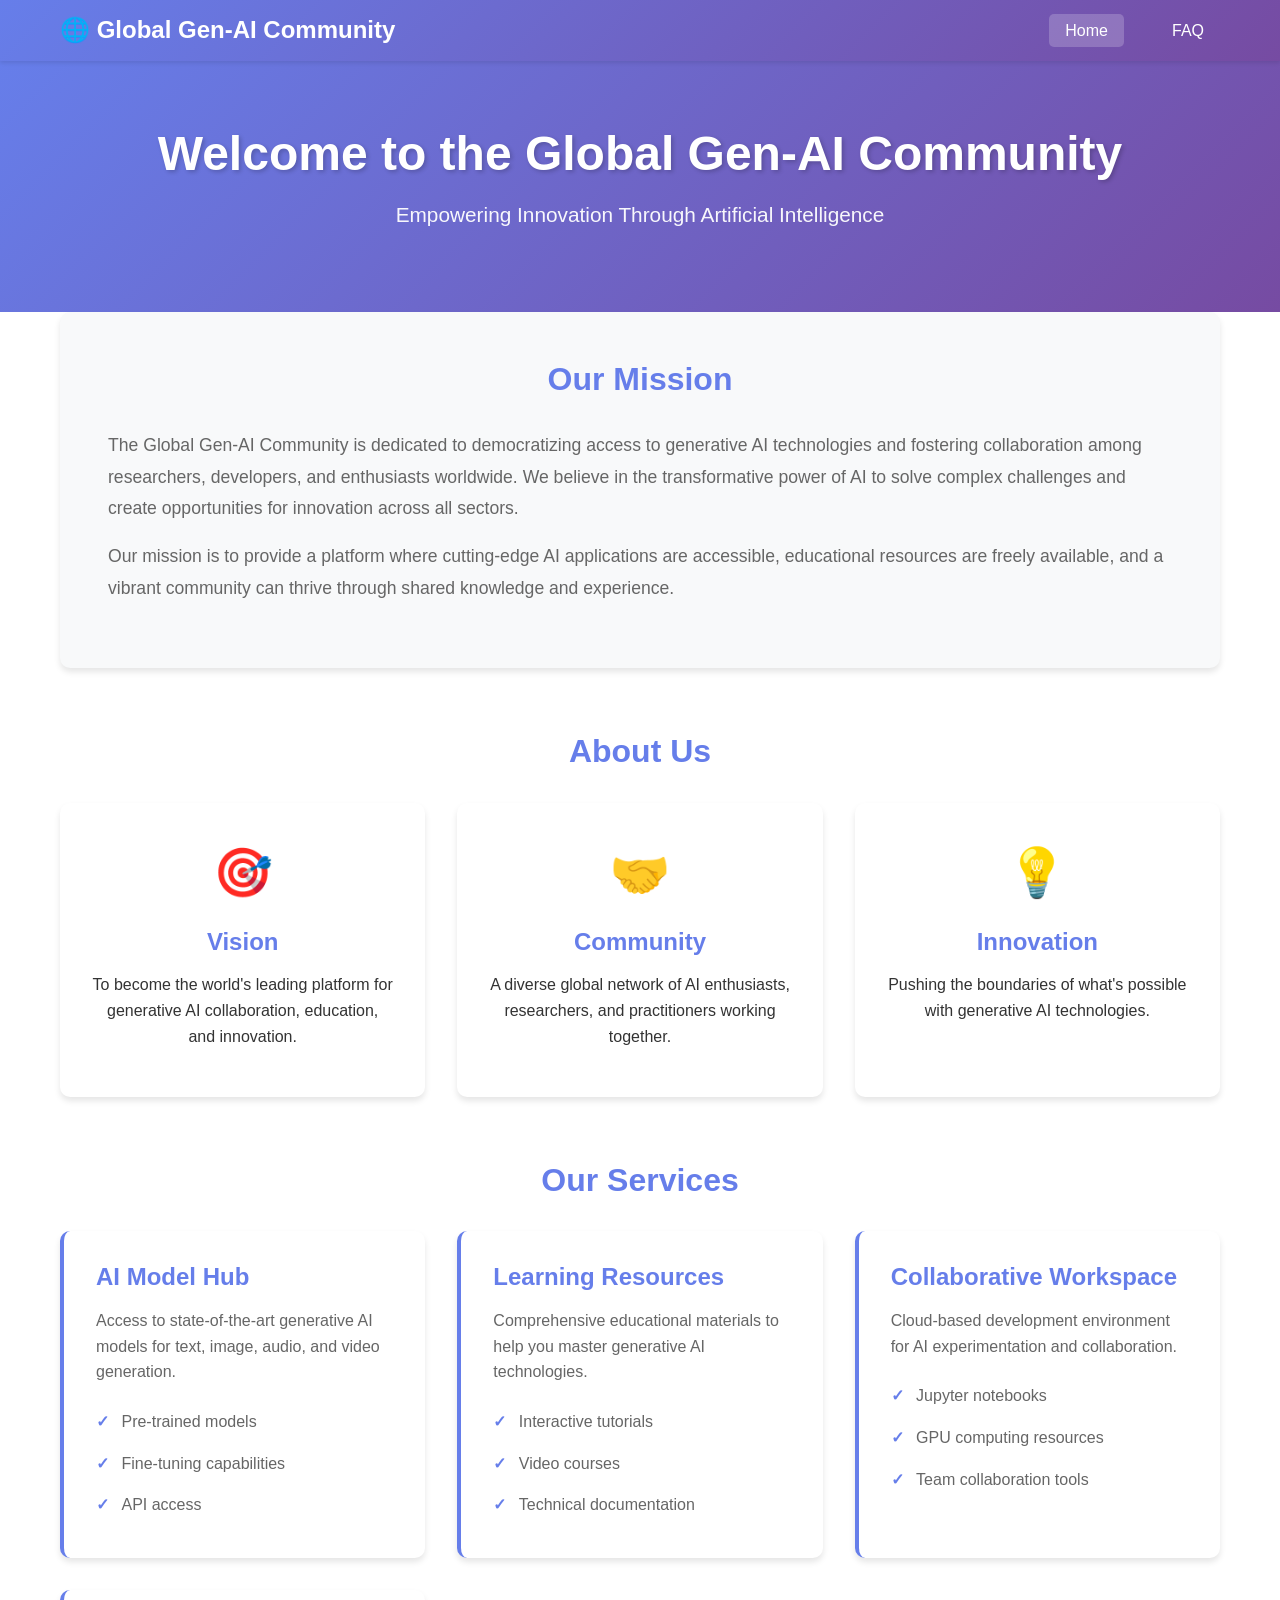
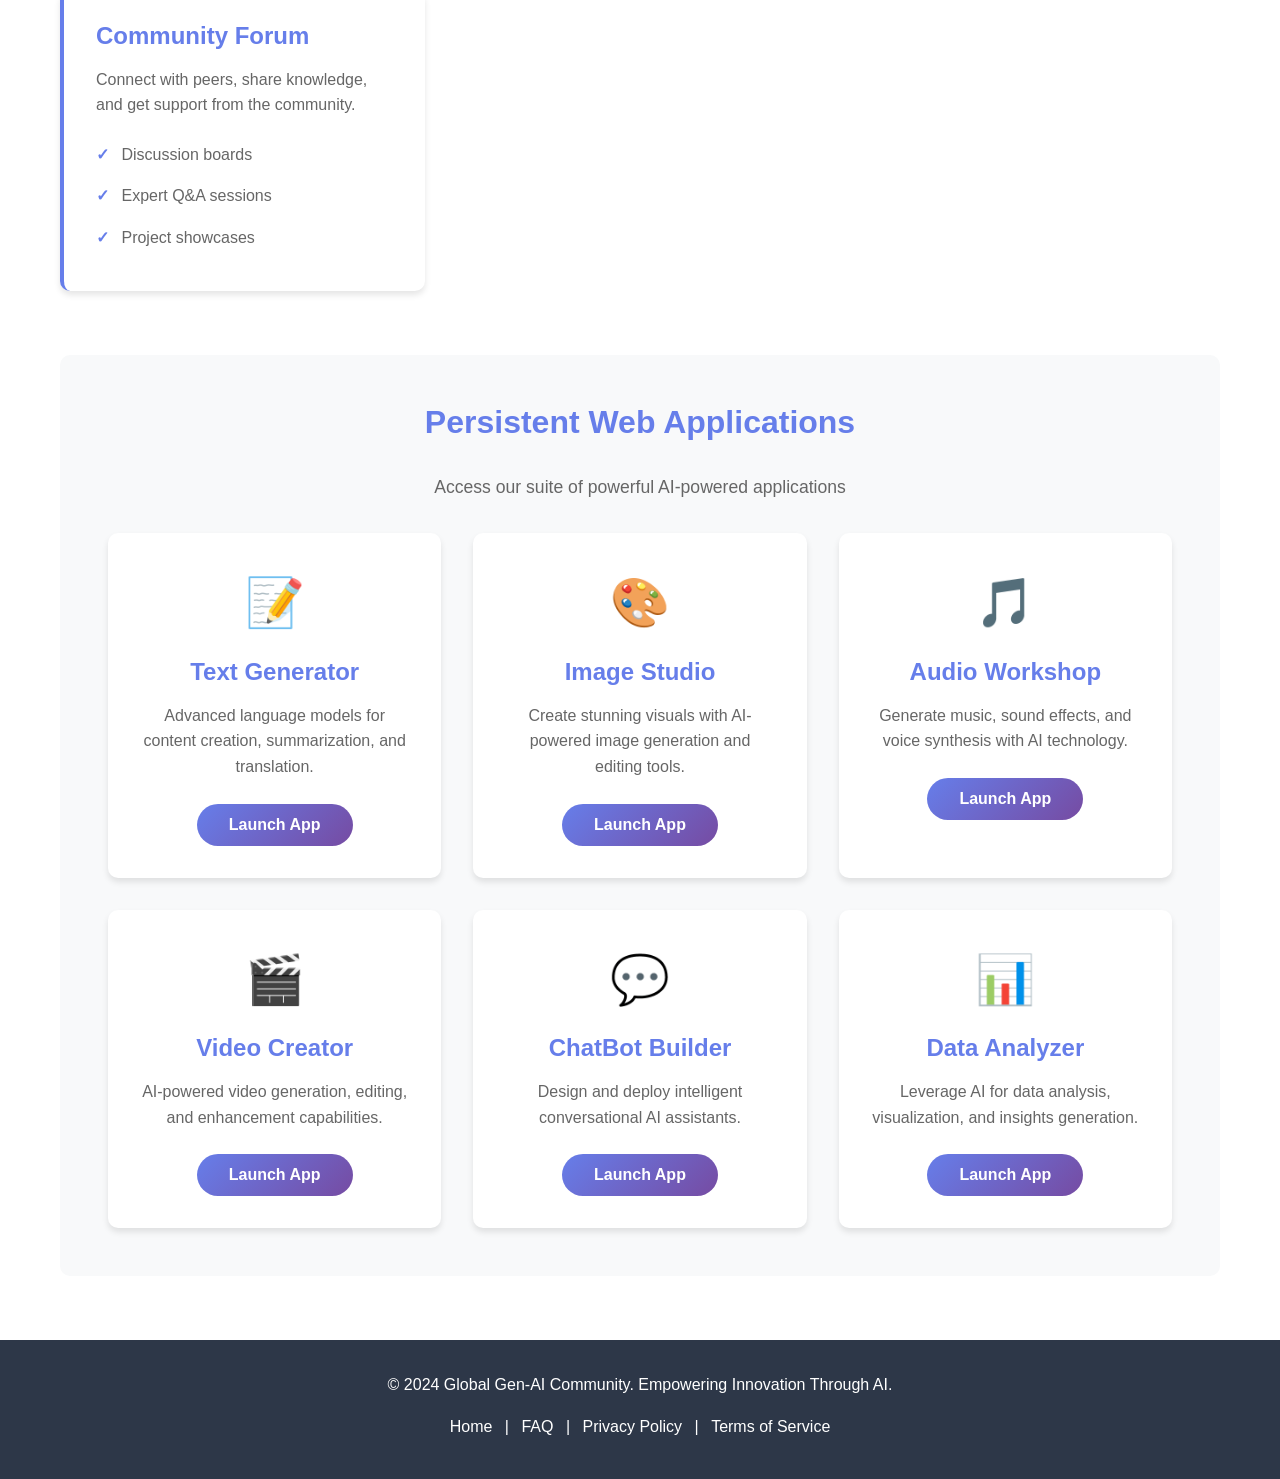
<file: index.html>
<!DOCTYPE html>
<html lang="en">
<head>
    <meta charset="UTF-8">
    <meta name="viewport" content="width=device-width, initial-scale=1.0">
    <title>Global Gen-AI Community</title>
    <link rel="stylesheet" href="styles.css">
</head>
<body>
    <nav class="navbar">
        <div class="container">
            <div class="nav-brand">
                <h1>🌐 Global Gen-AI Community</h1>
            </div>
            <ul class="nav-links">
                <li><a href="index.html" class="active">Home</a></li>
                <li><a href="faq.html">FAQ</a></li>
            </ul>
        </div>
    </nav>

    <header class="hero">
        <div class="container">
            <h1 class="hero-title">Welcome to the Global Gen-AI Community</h1>
            <p class="hero-subtitle">Empowering Innovation Through Artificial Intelligence</p>
        </div>
    </header>

    <main class="container">
        <section class="mission-section">
            <h2>Our Mission</h2>
            <p>The Global Gen-AI Community is dedicated to democratizing access to generative AI technologies and fostering collaboration among researchers, developers, and enthusiasts worldwide. We believe in the transformative power of AI to solve complex challenges and create opportunities for innovation across all sectors.</p>
            <p>Our mission is to provide a platform where cutting-edge AI applications are accessible, educational resources are freely available, and a vibrant community can thrive through shared knowledge and experience.</p>
        </section>

        <section class="about-section">
            <h2>About Us</h2>
            <div class="about-grid">
                <div class="about-card">
                    <div class="icon">🎯</div>
                    <h3>Vision</h3>
                    <p>To become the world's leading platform for generative AI collaboration, education, and innovation.</p>
                </div>
                <div class="about-card">
                    <div class="icon">🤝</div>
                    <h3>Community</h3>
                    <p>A diverse global network of AI enthusiasts, researchers, and practitioners working together.</p>
                </div>
                <div class="about-card">
                    <div class="icon">💡</div>
                    <h3>Innovation</h3>
                    <p>Pushing the boundaries of what's possible with generative AI technologies.</p>
                </div>
            </div>
        </section>

        <section class="services-section">
            <h2>Our Services</h2>
            <div class="services-grid">
                <div class="service-card">
                    <h3>AI Model Hub</h3>
                    <p>Access to state-of-the-art generative AI models for text, image, audio, and video generation.</p>
                    <ul>
                        <li>Pre-trained models</li>
                        <li>Fine-tuning capabilities</li>
                        <li>API access</li>
                    </ul>
                </div>
                <div class="service-card">
                    <h3>Learning Resources</h3>
                    <p>Comprehensive educational materials to help you master generative AI technologies.</p>
                    <ul>
                        <li>Interactive tutorials</li>
                        <li>Video courses</li>
                        <li>Technical documentation</li>
                    </ul>
                </div>
                <div class="service-card">
                    <h3>Collaborative Workspace</h3>
                    <p>Cloud-based development environment for AI experimentation and collaboration.</p>
                    <ul>
                        <li>Jupyter notebooks</li>
                        <li>GPU computing resources</li>
                        <li>Team collaboration tools</li>
                    </ul>
                </div>
                <div class="service-card">
                    <h3>Community Forum</h3>
                    <p>Connect with peers, share knowledge, and get support from the community.</p>
                    <ul>
                        <li>Discussion boards</li>
                        <li>Expert Q&A sessions</li>
                        <li>Project showcases</li>
                    </ul>
                </div>
            </div>
        </section>

        <section class="applications-section">
            <h2>Persistent Web Applications</h2>
            <p class="section-subtitle">Access our suite of powerful AI-powered applications</p>
            <div class="app-grid">
                <div class="app-card">
                    <div class="app-icon">📝</div>
                    <h3>Text Generator</h3>
                    <p>Advanced language models for content creation, summarization, and translation.</p>
                    <button class="btn-launch">Launch App</button>
                </div>
                <div class="app-card">
                    <div class="app-icon">🎨</div>
                    <h3>Image Studio</h3>
                    <p>Create stunning visuals with AI-powered image generation and editing tools.</p>
                    <button class="btn-launch">Launch App</button>
                </div>
                <div class="app-card">
                    <div class="app-icon">🎵</div>
                    <h3>Audio Workshop</h3>
                    <p>Generate music, sound effects, and voice synthesis with AI technology.</p>
                    <button class="btn-launch">Launch App</button>
                </div>
                <div class="app-card">
                    <div class="app-icon">🎬</div>
                    <h3>Video Creator</h3>
                    <p>AI-powered video generation, editing, and enhancement capabilities.</p>
                    <button class="btn-launch">Launch App</button>
                </div>
                <div class="app-card">
                    <div class="app-icon">💬</div>
                    <h3>ChatBot Builder</h3>
                    <p>Design and deploy intelligent conversational AI assistants.</p>
                    <button class="btn-launch">Launch App</button>
                </div>
                <div class="app-card">
                    <div class="app-icon">📊</div>
                    <h3>Data Analyzer</h3>
                    <p>Leverage AI for data analysis, visualization, and insights generation.</p>
                    <button class="btn-launch">Launch App</button>
                </div>
            </div>
        </section>
    </main>

    <footer class="footer">
        <div class="container">
            <p>&copy; 2024 Global Gen-AI Community. Empowering Innovation Through AI.</p>
            <p class="footer-links">
                <a href="index.html">Home</a> | 
                <a href="faq.html">FAQ</a> | 
                <a href="#">Privacy Policy</a> | 
                <a href="#">Terms of Service</a>
            </p>
        </div>
    </footer>
</body>
</html>
</file>
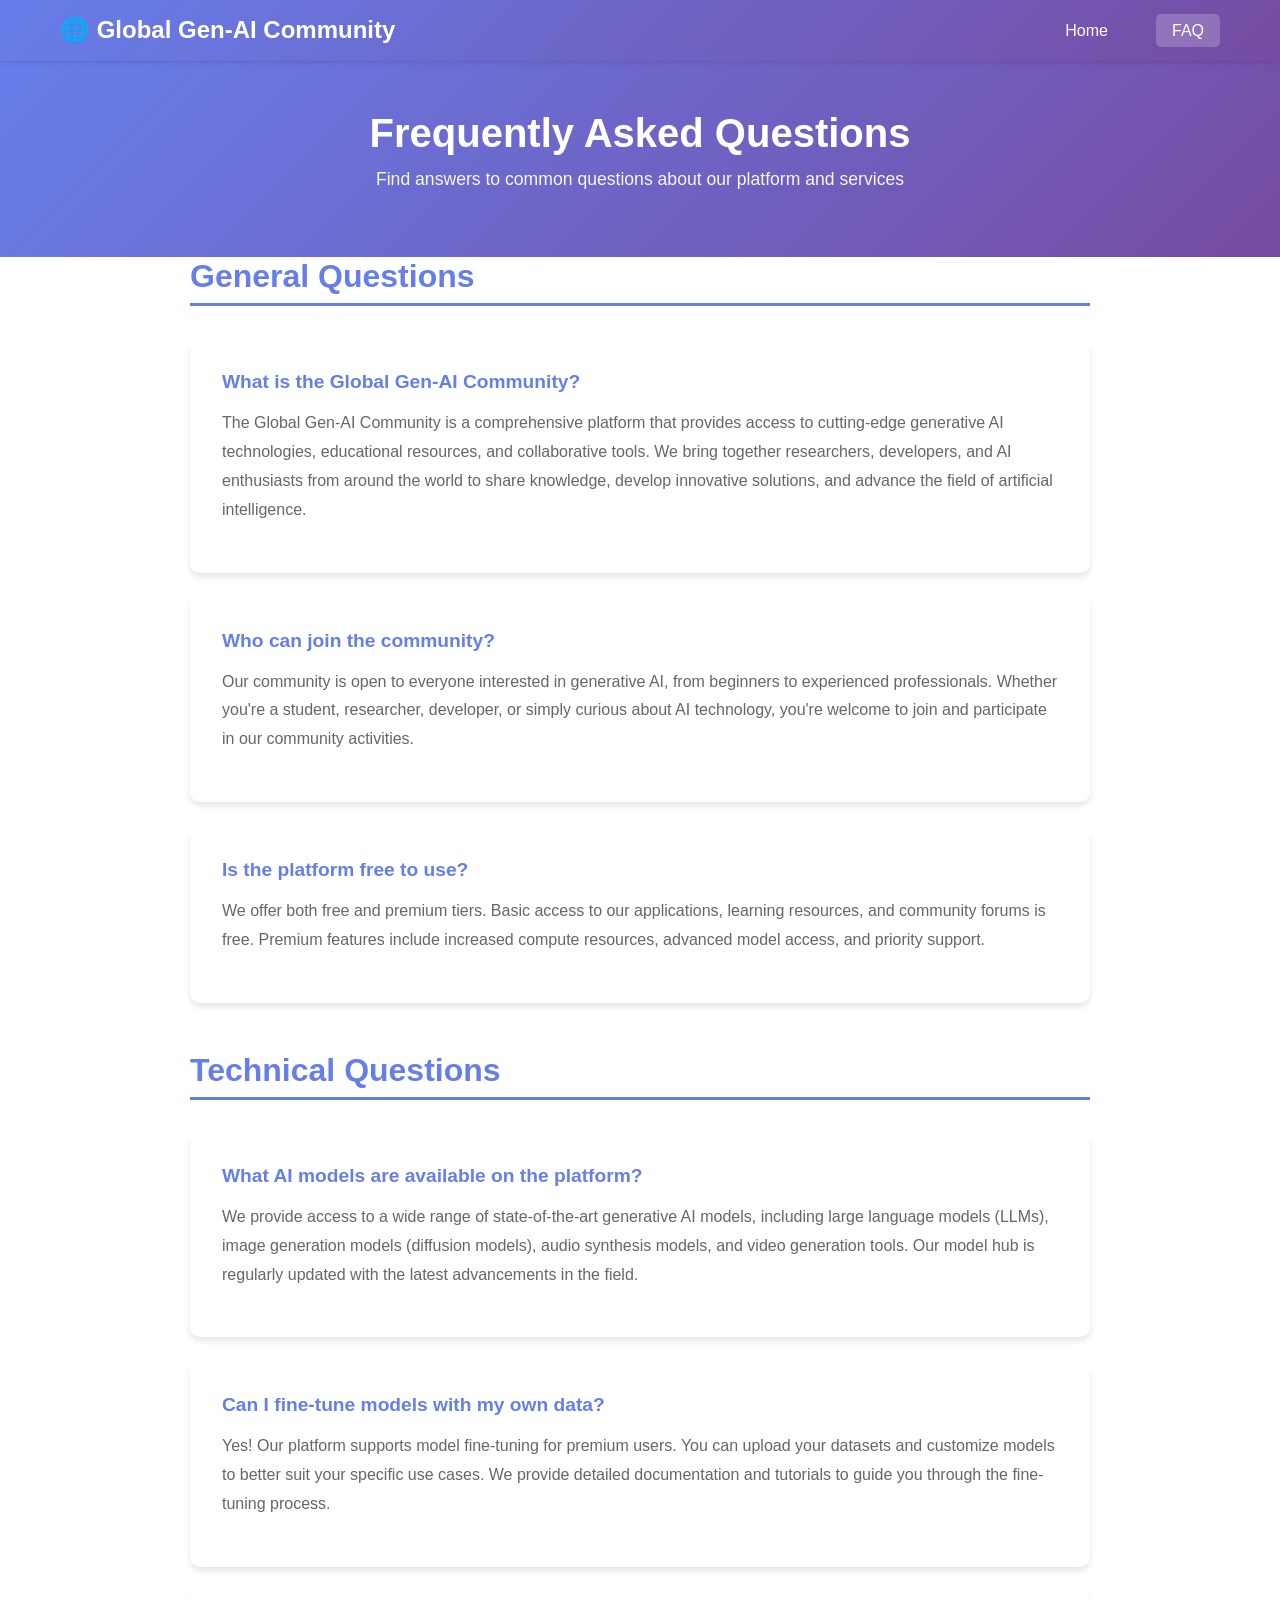
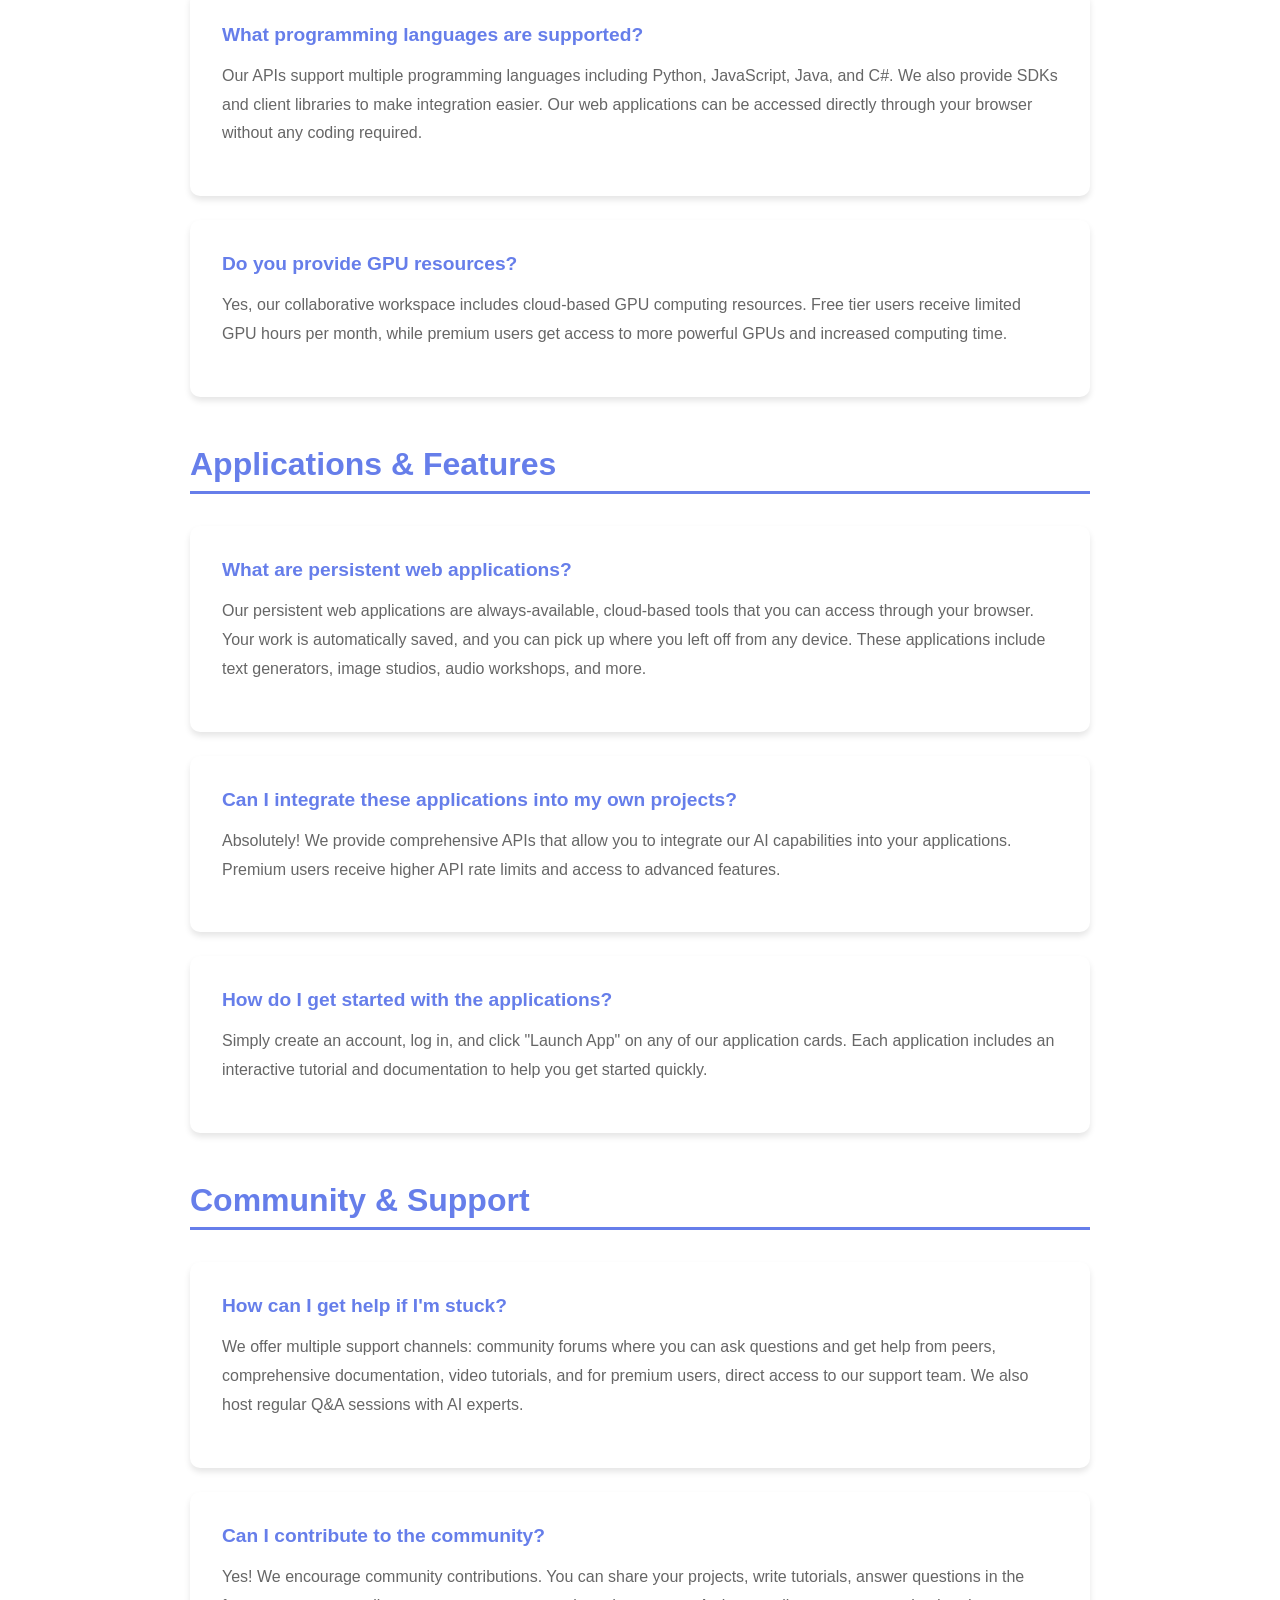
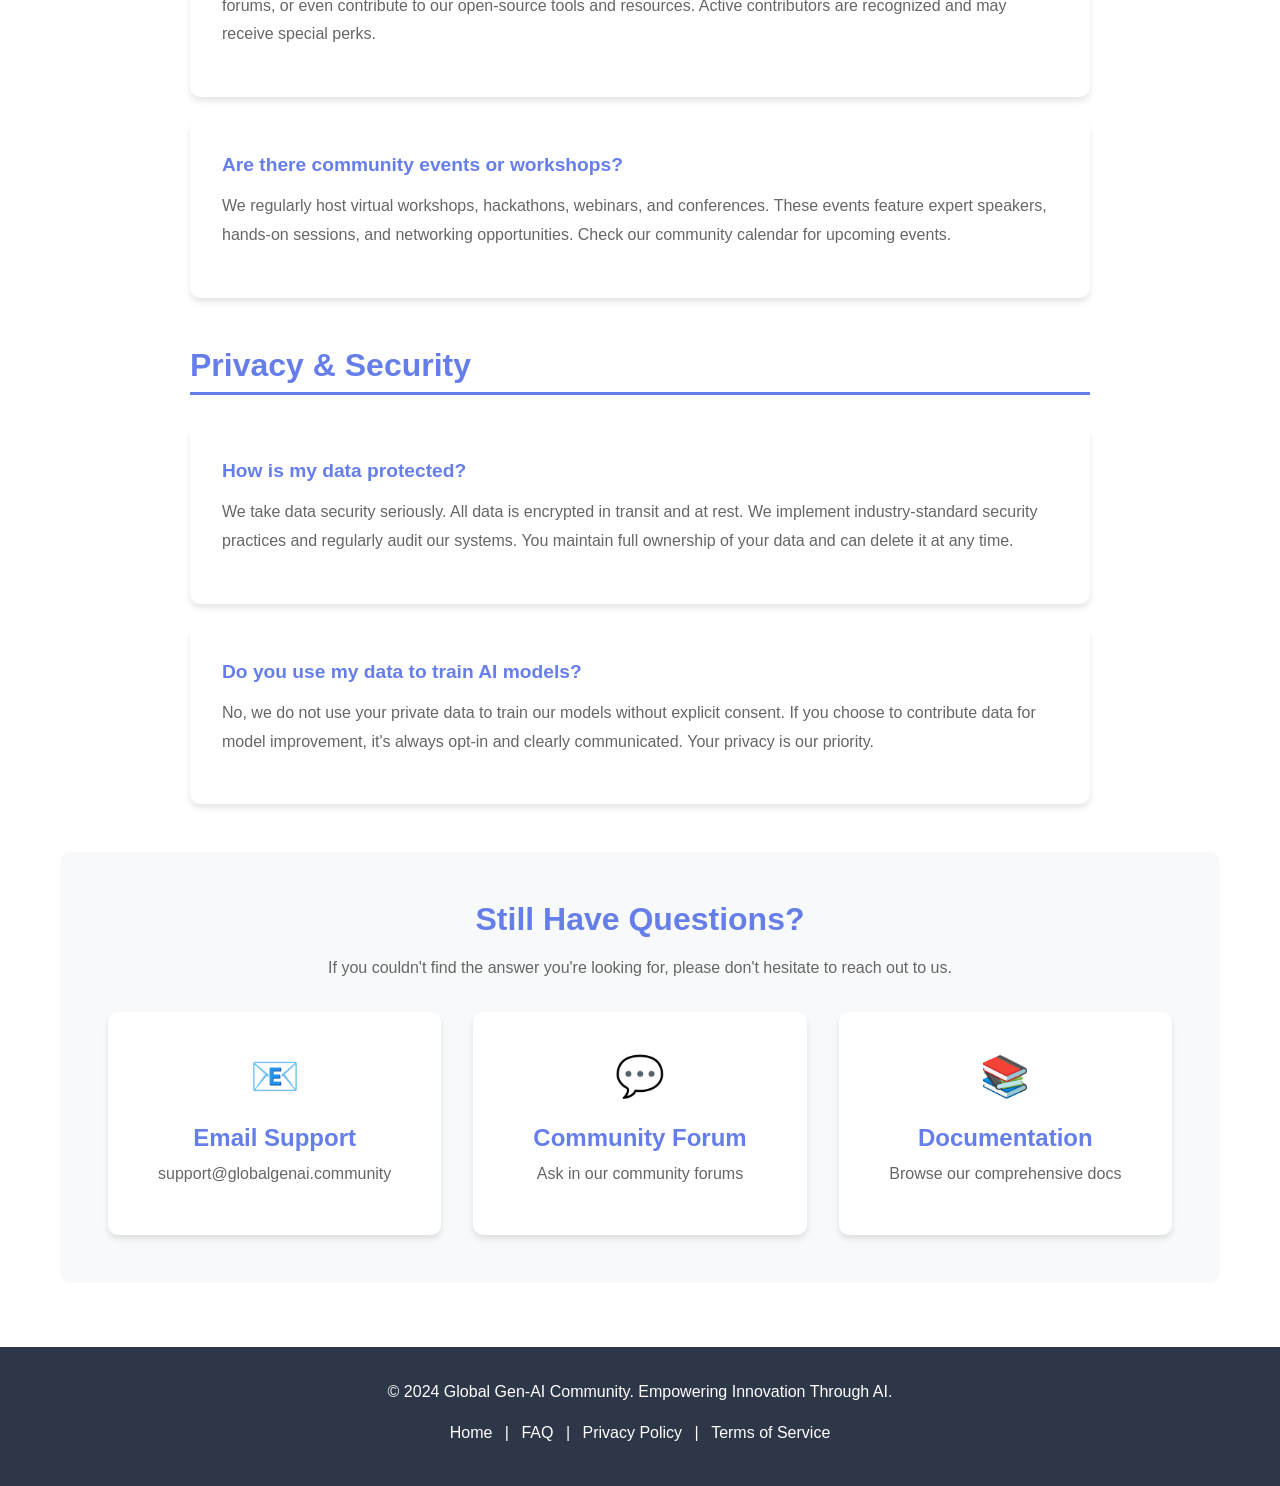
<file: faq.html>
<!DOCTYPE html>
<html lang="en">
<head>
    <meta charset="UTF-8">
    <meta name="viewport" content="width=device-width, initial-scale=1.0">
    <title>FAQ - Global Gen-AI Community</title>
    <link rel="stylesheet" href="styles.css">
</head>
<body>
    <nav class="navbar">
        <div class="container">
            <div class="nav-brand">
                <h1>🌐 Global Gen-AI Community</h1>
            </div>
            <ul class="nav-links">
                <li><a href="index.html">Home</a></li>
                <li><a href="faq.html" class="active">FAQ</a></li>
            </ul>
        </div>
    </nav>

    <header class="page-header">
        <div class="container">
            <h1>Frequently Asked Questions</h1>
            <p>Find answers to common questions about our platform and services</p>
        </div>
    </header>

    <main class="container">
        <section class="faq-section">
            <div class="faq-category">
                <h2>General Questions</h2>
                
                <div class="faq-item">
                    <h3 class="faq-question">What is the Global Gen-AI Community?</h3>
                    <p class="faq-answer">The Global Gen-AI Community is a comprehensive platform that provides access to cutting-edge generative AI technologies, educational resources, and collaborative tools. We bring together researchers, developers, and AI enthusiasts from around the world to share knowledge, develop innovative solutions, and advance the field of artificial intelligence.</p>
                </div>

                <div class="faq-item">
                    <h3 class="faq-question">Who can join the community?</h3>
                    <p class="faq-answer">Our community is open to everyone interested in generative AI, from beginners to experienced professionals. Whether you're a student, researcher, developer, or simply curious about AI technology, you're welcome to join and participate in our community activities.</p>
                </div>

                <div class="faq-item">
                    <h3 class="faq-question">Is the platform free to use?</h3>
                    <p class="faq-answer">We offer both free and premium tiers. Basic access to our applications, learning resources, and community forums is free. Premium features include increased compute resources, advanced model access, and priority support.</p>
                </div>
            </div>

            <div class="faq-category">
                <h2>Technical Questions</h2>
                
                <div class="faq-item">
                    <h3 class="faq-question">What AI models are available on the platform?</h3>
                    <p class="faq-answer">We provide access to a wide range of state-of-the-art generative AI models, including large language models (LLMs), image generation models (diffusion models), audio synthesis models, and video generation tools. Our model hub is regularly updated with the latest advancements in the field.</p>
                </div>

                <div class="faq-item">
                    <h3 class="faq-question">Can I fine-tune models with my own data?</h3>
                    <p class="faq-answer">Yes! Our platform supports model fine-tuning for premium users. You can upload your datasets and customize models to better suit your specific use cases. We provide detailed documentation and tutorials to guide you through the fine-tuning process.</p>
                </div>

                <div class="faq-item">
                    <h3 class="faq-question">What programming languages are supported?</h3>
                    <p class="faq-answer">Our APIs support multiple programming languages including Python, JavaScript, Java, and C#. We also provide SDKs and client libraries to make integration easier. Our web applications can be accessed directly through your browser without any coding required.</p>
                </div>

                <div class="faq-item">
                    <h3 class="faq-question">Do you provide GPU resources?</h3>
                    <p class="faq-answer">Yes, our collaborative workspace includes cloud-based GPU computing resources. Free tier users receive limited GPU hours per month, while premium users get access to more powerful GPUs and increased computing time.</p>
                </div>
            </div>

            <div class="faq-category">
                <h2>Applications & Features</h2>
                
                <div class="faq-item">
                    <h3 class="faq-question">What are persistent web applications?</h3>
                    <p class="faq-answer">Our persistent web applications are always-available, cloud-based tools that you can access through your browser. Your work is automatically saved, and you can pick up where you left off from any device. These applications include text generators, image studios, audio workshops, and more.</p>
                </div>

                <div class="faq-item">
                    <h3 class="faq-question">Can I integrate these applications into my own projects?</h3>
                    <p class="faq-answer">Absolutely! We provide comprehensive APIs that allow you to integrate our AI capabilities into your applications. Premium users receive higher API rate limits and access to advanced features.</p>
                </div>

                <div class="faq-item">
                    <h3 class="faq-question">How do I get started with the applications?</h3>
                    <p class="faq-answer">Simply create an account, log in, and click "Launch App" on any of our application cards. Each application includes an interactive tutorial and documentation to help you get started quickly.</p>
                </div>
            </div>

            <div class="faq-category">
                <h2>Community & Support</h2>
                
                <div class="faq-item">
                    <h3 class="faq-question">How can I get help if I'm stuck?</h3>
                    <p class="faq-answer">We offer multiple support channels: community forums where you can ask questions and get help from peers, comprehensive documentation, video tutorials, and for premium users, direct access to our support team. We also host regular Q&A sessions with AI experts.</p>
                </div>

                <div class="faq-item">
                    <h3 class="faq-question">Can I contribute to the community?</h3>
                    <p class="faq-answer">Yes! We encourage community contributions. You can share your projects, write tutorials, answer questions in the forums, or even contribute to our open-source tools and resources. Active contributors are recognized and may receive special perks.</p>
                </div>

                <div class="faq-item">
                    <h3 class="faq-question">Are there community events or workshops?</h3>
                    <p class="faq-answer">We regularly host virtual workshops, hackathons, webinars, and conferences. These events feature expert speakers, hands-on sessions, and networking opportunities. Check our community calendar for upcoming events.</p>
                </div>
            </div>

            <div class="faq-category">
                <h2>Privacy & Security</h2>
                
                <div class="faq-item">
                    <h3 class="faq-question">How is my data protected?</h3>
                    <p class="faq-answer">We take data security seriously. All data is encrypted in transit and at rest. We implement industry-standard security practices and regularly audit our systems. You maintain full ownership of your data and can delete it at any time.</p>
                </div>

                <div class="faq-item">
                    <h3 class="faq-question">Do you use my data to train AI models?</h3>
                    <p class="faq-answer">No, we do not use your private data to train our models without explicit consent. If you choose to contribute data for model improvement, it's always opt-in and clearly communicated. Your privacy is our priority.</p>
                </div>
            </div>
        </section>

        <section class="contact-section">
            <h2>Still Have Questions?</h2>
            <p>If you couldn't find the answer you're looking for, please don't hesitate to reach out to us.</p>
            <div class="contact-options">
                <div class="contact-card">
                    <div class="icon">📧</div>
                    <h3>Email Support</h3>
                    <p>support@globalgenai.community</p>
                </div>
                <div class="contact-card">
                    <div class="icon">💬</div>
                    <h3>Community Forum</h3>
                    <p>Ask in our community forums</p>
                </div>
                <div class="contact-card">
                    <div class="icon">📚</div>
                    <h3>Documentation</h3>
                    <p>Browse our comprehensive docs</p>
                </div>
            </div>
        </section>
    </main>

    <footer class="footer">
        <div class="container">
            <p>&copy; 2024 Global Gen-AI Community. Empowering Innovation Through AI.</p>
            <p class="footer-links">
                <a href="index.html">Home</a> | 
                <a href="faq.html">FAQ</a> | 
                <a href="#">Privacy Policy</a> | 
                <a href="#">Terms of Service</a>
            </p>
        </div>
    </footer>
</body>
</html>
</file>
<file: styles.css>
/* Reset and Base Styles */
* {
    margin: 0;
    padding: 0;
    box-sizing: border-box;
}

:root {
    --primary-color: #667eea;
    --secondary-color: #764ba2;
    --accent-color: #f093fb;
    --text-color: #333;
    --text-light: #666;
    --bg-color: #ffffff;
    --bg-light: #f8f9fa;
    --border-color: #e0e0e0;
    --card-shadow: 0 4px 6px rgba(0, 0, 0, 0.1);
    --card-shadow-hover: 0 8px 15px rgba(0, 0, 0, 0.2);
}

body {
    font-family: 'Segoe UI', Tahoma, Geneva, Verdana, sans-serif;
    line-height: 1.6;
    color: var(--text-color);
    background-color: var(--bg-color);
}

/* Typography */
h1, h2, h3, h4, h5, h6 {
    line-height: 1.2;
    margin-bottom: 1rem;
}

h1 {
    font-size: 2.5rem;
}

h2 {
    font-size: 2rem;
    color: var(--primary-color);
}

h3 {
    font-size: 1.5rem;
}

p {
    margin-bottom: 1rem;
}

/* Container */
.container {
    max-width: 1200px;
    margin: 0 auto;
    padding: 0 20px;
}

/* Navigation Bar */
.navbar {
    background: linear-gradient(135deg, var(--primary-color) 0%, var(--secondary-color) 100%);
    color: white;
    padding: 1rem 0;
    box-shadow: 0 2px 4px rgba(0, 0, 0, 0.1);
    position: sticky;
    top: 0;
    z-index: 1000;
}

.navbar .container {
    display: flex;
    justify-content: space-between;
    align-items: center;
}

.nav-brand h1 {
    font-size: 1.5rem;
    margin: 0;
}

.nav-links {
    display: flex;
    list-style: none;
    gap: 2rem;
}

.nav-links a {
    color: white;
    text-decoration: none;
    font-weight: 500;
    padding: 0.5rem 1rem;
    border-radius: 5px;
    transition: background-color 0.3s ease;
}

.nav-links a:hover,
.nav-links a.active {
    background-color: rgba(255, 255, 255, 0.2);
}

/* Hero Section */
.hero {
    background: linear-gradient(135deg, var(--primary-color) 0%, var(--secondary-color) 100%);
    color: white;
    padding: 4rem 0;
    text-align: center;
}

.hero-title {
    font-size: 3rem;
    margin-bottom: 1rem;
    text-shadow: 2px 2px 4px rgba(0, 0, 0, 0.2);
}

.hero-subtitle {
    font-size: 1.3rem;
    opacity: 0.95;
}

/* Page Header */
.page-header {
    background: linear-gradient(135deg, var(--primary-color) 0%, var(--secondary-color) 100%);
    color: white;
    padding: 3rem 0;
    text-align: center;
}

.page-header h1 {
    margin-bottom: 0.5rem;
}

.page-header p {
    font-size: 1.1rem;
    opacity: 0.95;
}

/* Main Content */
main {
    padding: 3rem 0;
}

section {
    margin-bottom: 4rem;
}

section h2 {
    text-align: center;
    margin-bottom: 2rem;
}

.section-subtitle {
    text-align: center;
    color: var(--text-light);
    font-size: 1.1rem;
    margin-bottom: 2rem;
}

/* Mission Section */
.mission-section {
    background-color: var(--bg-light);
    padding: 3rem;
    border-radius: 10px;
    box-shadow: var(--card-shadow);
}

.mission-section p {
    font-size: 1.1rem;
    line-height: 1.8;
    color: var(--text-light);
}

/* About Section */
.about-grid {
    display: grid;
    grid-template-columns: repeat(auto-fit, minmax(250px, 1fr));
    gap: 2rem;
    margin-top: 2rem;
}

.about-card {
    background: white;
    padding: 2rem;
    border-radius: 10px;
    box-shadow: var(--card-shadow);
    text-align: center;
    transition: transform 0.3s ease, box-shadow 0.3s ease;
}

.about-card:hover {
    transform: translateY(-5px);
    box-shadow: var(--card-shadow-hover);
}

.about-card .icon {
    font-size: 3rem;
    margin-bottom: 1rem;
}

.about-card h3 {
    color: var(--primary-color);
    margin-bottom: 1rem;
}

/* Services Section */
.services-grid {
    display: grid;
    grid-template-columns: repeat(auto-fit, minmax(280px, 1fr));
    gap: 2rem;
    margin-top: 2rem;
}

.service-card {
    background: white;
    padding: 2rem;
    border-radius: 10px;
    box-shadow: var(--card-shadow);
    border-left: 4px solid var(--primary-color);
    transition: transform 0.3s ease, box-shadow 0.3s ease;
}

.service-card:hover {
    transform: translateY(-5px);
    box-shadow: var(--card-shadow-hover);
}

.service-card h3 {
    color: var(--primary-color);
    margin-bottom: 1rem;
}

.service-card p {
    color: var(--text-light);
    margin-bottom: 1rem;
}

.service-card ul {
    list-style: none;
    padding-left: 0;
}

.service-card ul li {
    padding: 0.5rem 0;
    color: var(--text-light);
}

.service-card ul li:before {
    content: "✓ ";
    color: var(--primary-color);
    font-weight: bold;
    margin-right: 0.5rem;
}

/* Applications Section */
.applications-section {
    background-color: var(--bg-light);
    padding: 3rem;
    border-radius: 10px;
}

.app-grid {
    display: grid;
    grid-template-columns: repeat(auto-fit, minmax(280px, 1fr));
    gap: 2rem;
    margin-top: 2rem;
}

.app-card {
    background: white;
    padding: 2rem;
    border-radius: 10px;
    box-shadow: var(--card-shadow);
    text-align: center;
    transition: transform 0.3s ease, box-shadow 0.3s ease;
}

.app-card:hover {
    transform: translateY(-5px);
    box-shadow: var(--card-shadow-hover);
}

.app-icon {
    font-size: 3rem;
    margin-bottom: 1rem;
}

.app-card h3 {
    color: var(--primary-color);
    margin-bottom: 1rem;
}

.app-card p {
    color: var(--text-light);
    margin-bottom: 1.5rem;
}

.btn-launch {
    background: linear-gradient(135deg, var(--primary-color) 0%, var(--secondary-color) 100%);
    color: white;
    border: none;
    padding: 0.75rem 2rem;
    border-radius: 25px;
    font-size: 1rem;
    font-weight: 600;
    cursor: pointer;
    transition: transform 0.2s ease, box-shadow 0.2s ease;
}

.btn-launch:hover {
    transform: scale(1.05);
    box-shadow: 0 4px 12px rgba(102, 126, 234, 0.4);
}

/* FAQ Section */
.faq-section {
    max-width: 900px;
    margin: 0 auto;
}

.faq-category {
    margin-bottom: 3rem;
}

.faq-category h2 {
    text-align: left;
    border-bottom: 3px solid var(--primary-color);
    padding-bottom: 0.5rem;
    margin-bottom: 2rem;
}

.faq-item {
    background: white;
    padding: 2rem;
    margin-bottom: 1.5rem;
    border-radius: 10px;
    box-shadow: var(--card-shadow);
    transition: box-shadow 0.3s ease;
}

.faq-item:hover {
    box-shadow: var(--card-shadow-hover);
}

.faq-question {
    color: var(--primary-color);
    margin-bottom: 1rem;
    font-size: 1.2rem;
}

.faq-answer {
    color: var(--text-light);
    line-height: 1.8;
}

/* Contact Section */
.contact-section {
    background-color: var(--bg-light);
    padding: 3rem;
    border-radius: 10px;
    text-align: center;
}

.contact-section h2 {
    margin-bottom: 1rem;
}

.contact-section > p {
    color: var(--text-light);
    margin-bottom: 2rem;
}

.contact-options {
    display: grid;
    grid-template-columns: repeat(auto-fit, minmax(250px, 1fr));
    gap: 2rem;
    margin-top: 2rem;
}

.contact-card {
    background: white;
    padding: 2rem;
    border-radius: 10px;
    box-shadow: var(--card-shadow);
    transition: transform 0.3s ease;
}

.contact-card:hover {
    transform: translateY(-5px);
}

.contact-card .icon {
    font-size: 2.5rem;
    margin-bottom: 1rem;
}

.contact-card h3 {
    color: var(--primary-color);
    margin-bottom: 0.5rem;
}

.contact-card p {
    color: var(--text-light);
}

/* Footer */
.footer {
    background-color: #2d3748;
    color: white;
    padding: 2rem 0;
    text-align: center;
    margin-top: 4rem;
}

.footer p {
    margin-bottom: 0.5rem;
}

.footer-links {
    margin-top: 1rem;
}

.footer-links a {
    color: white;
    text-decoration: none;
    margin: 0 0.5rem;
    transition: color 0.3s ease;
}

.footer-links a:hover {
    color: var(--accent-color);
}

/* Responsive Design */
@media (max-width: 768px) {
    .hero-title {
        font-size: 2rem;
    }

    .hero-subtitle {
        font-size: 1.1rem;
    }

    .navbar .container {
        flex-direction: column;
        gap: 1rem;
    }

    .nav-links {
        gap: 1rem;
    }

    h1 {
        font-size: 2rem;
    }

    h2 {
        font-size: 1.5rem;
    }

    .about-grid,
    .services-grid,
    .app-grid,
    .contact-options {
        grid-template-columns: 1fr;
    }
}
</file>
